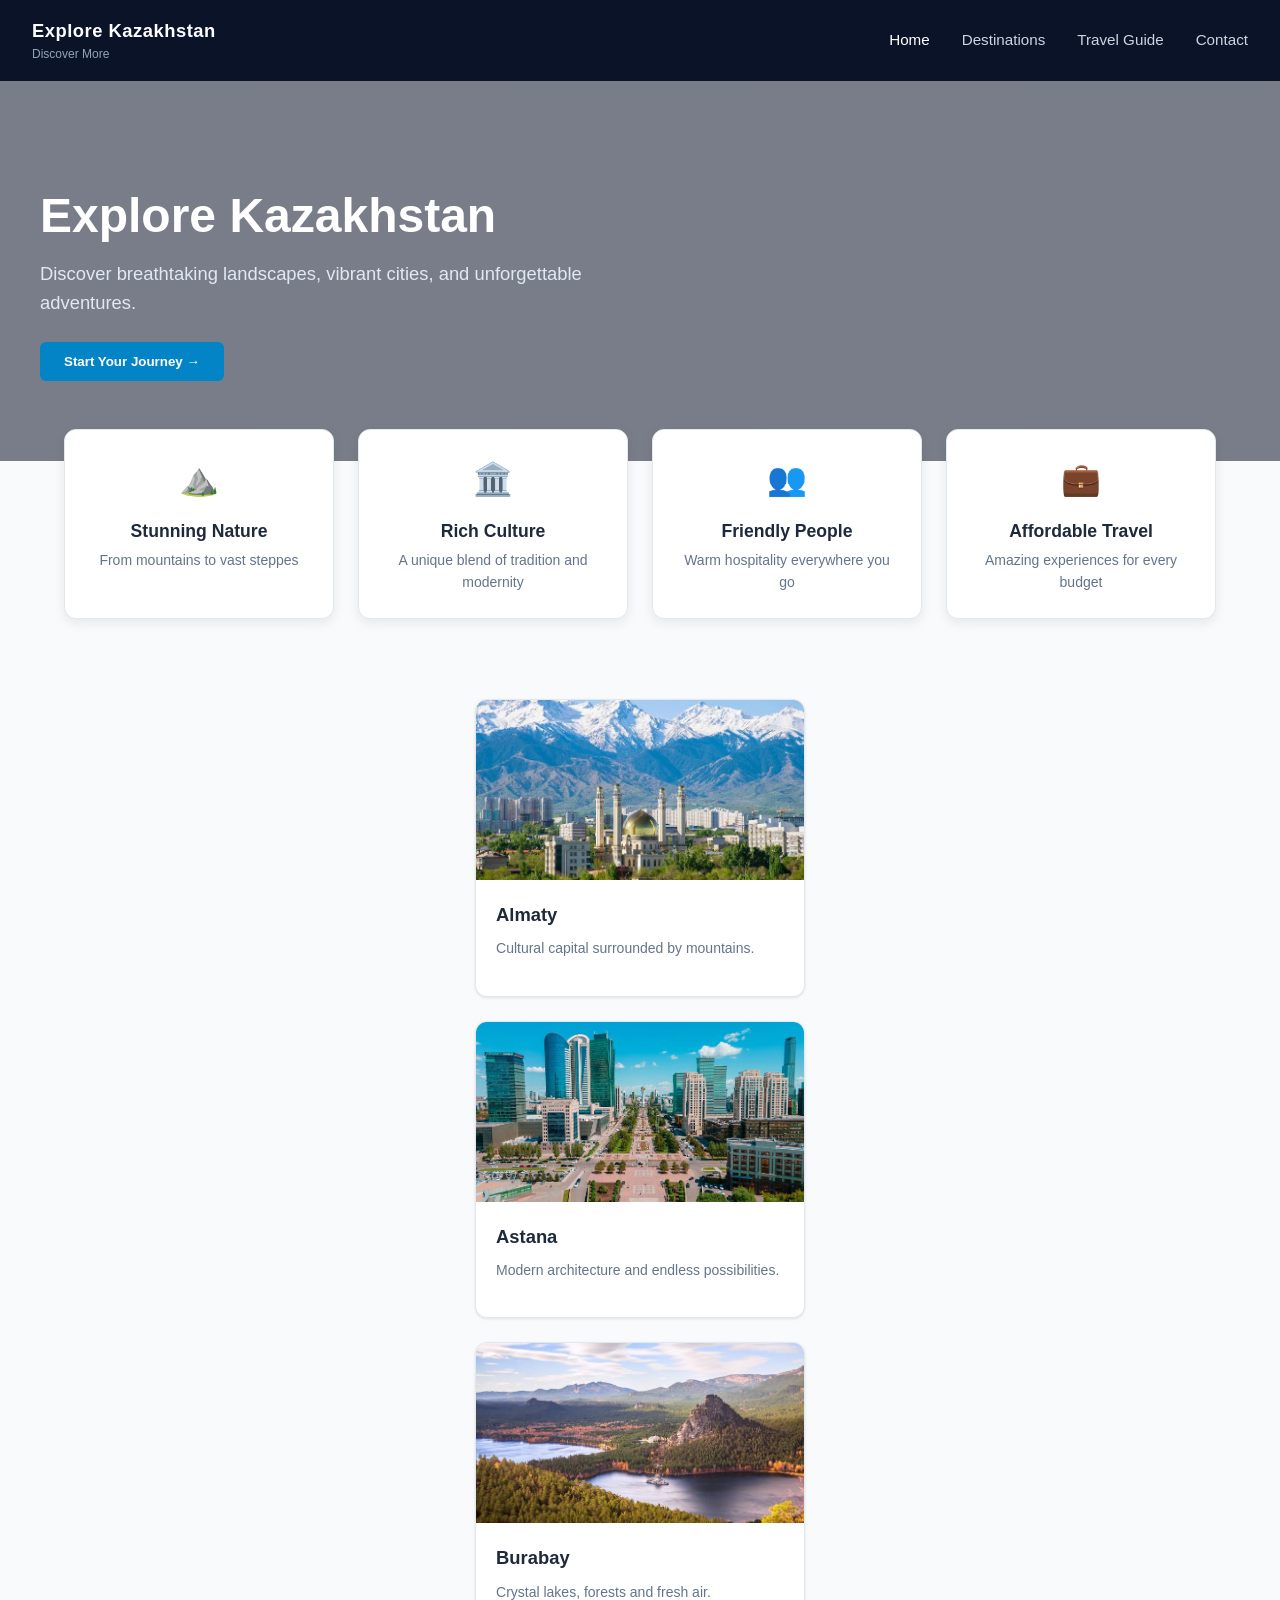
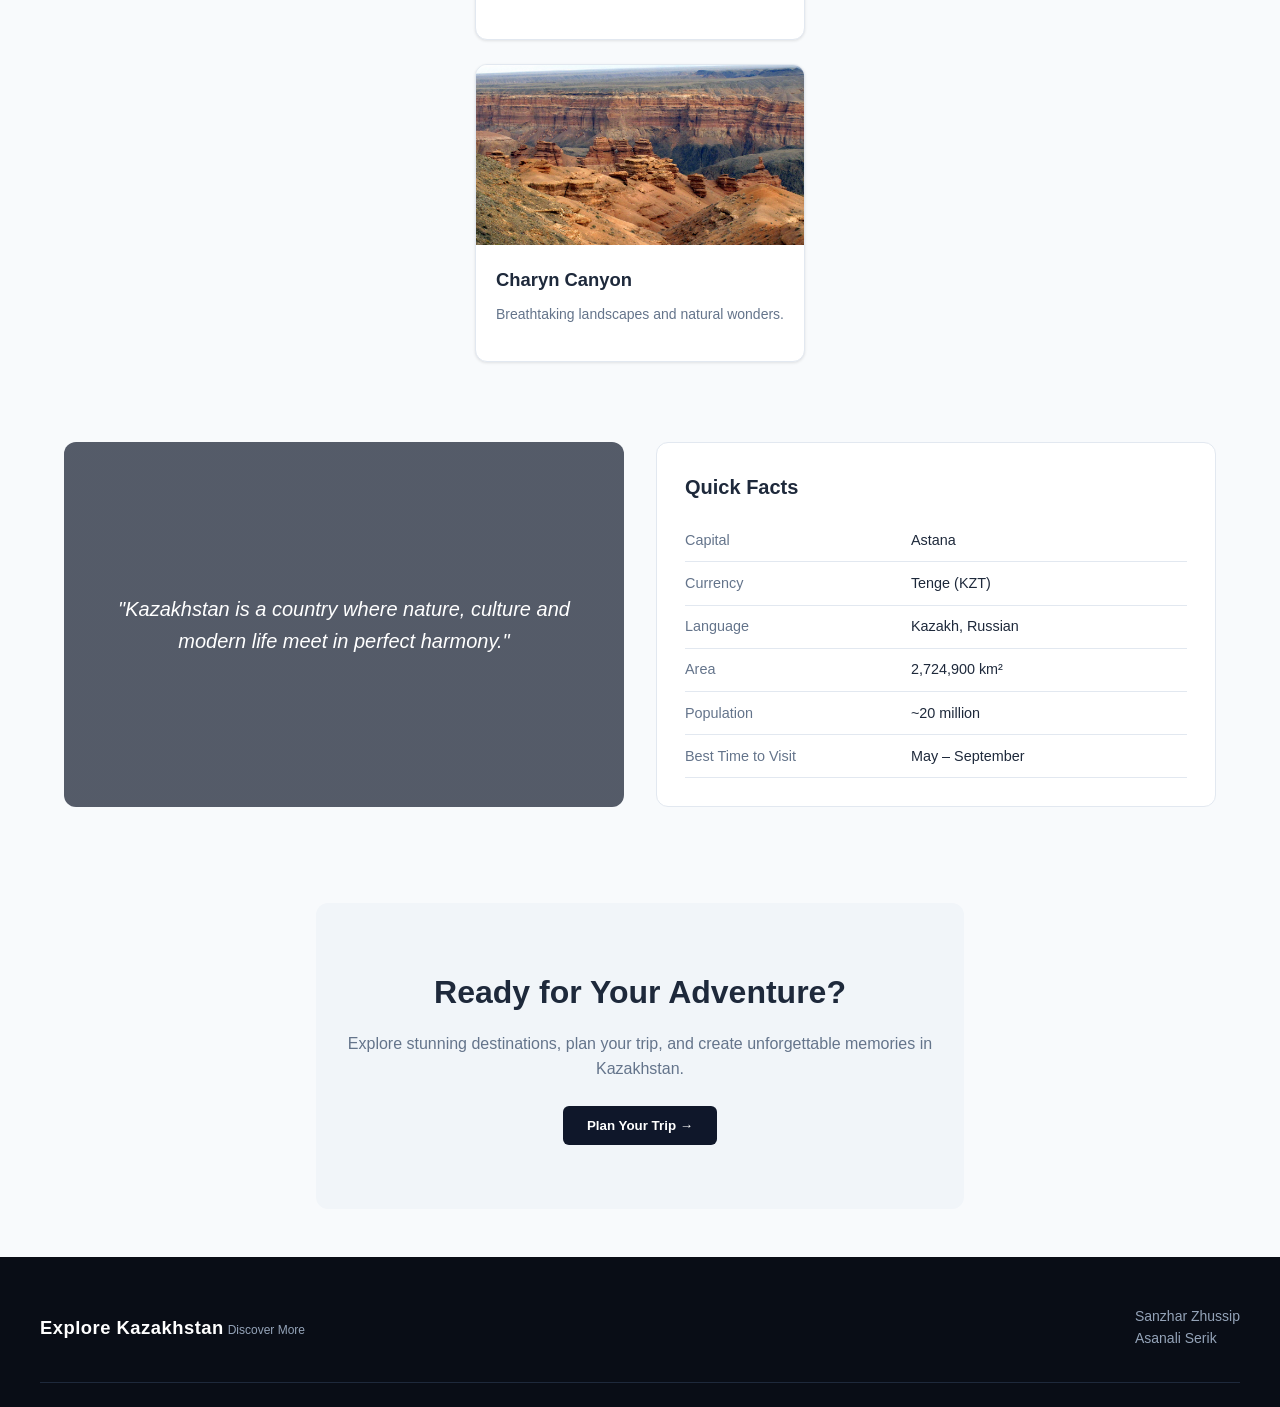
<file: index.html>
<!DOCTYPE html>
<html lang="en">

<head>
    <meta charset="UTF-8">
    <meta name="viewport" content="width=device-width, initial-scale=1.0">
    <title>Explore Kazakhstan</title>
    <link rel="stylesheet" href="assets/css/main.css">
    <link rel="stylesheet" href="assets/css/components.css">
    <link rel="stylesheet" href="assets/css/banner.css">
    <link rel="stylesheet" href="assets/css/pages.css">
</head>

<body>

    <header class="navbar">
        <div class="logo">
            <span class="logo-title">Explore Kazakhstan</span>
            <span class="logo-subtitle">Discover More</span>
        </div>
        <nav class="nav-links">
            <a href="index.html" class="nav-link active">Home</a>
            <a href="destinations.html" class="nav-link">Destinations</a>
            <a href="travelGuide.html" class="nav-link">Travel Guide</a>
            <a href="contactUs.html" class="nav-link">Contact</a>
        </nav>
    </header>

    <section class="hero-section">
        <div class="hero-content">
            <h1 class="hero-title">Explore Kazakhstan</h1>
            <p class="hero-subtitle">Discover breathtaking landscapes, vibrant cities, and unforgettable adventures.</p>
            <a href="contactUs.html"><button class="btn btn-primary">Start Your Journey &rarr;</button></a>
        </div>
    </section>

    <section class="features-container">
        <div class="feature-card">
            <div class="icon">⛰️</div>
            <h3>Stunning Nature</h3>
            <p>From mountains to vast steppes</p>
        </div>
        <div class="feature-card">
            <div class="icon">🏛️</div>
            <h3>Rich Culture</h3>
            <p>A unique blend of tradition and modernity</p>
        </div>
        <div class="feature-card">
            <div class="icon">👥</div>
            <h3>Friendly People</h3>
            <p>Warm hospitality everywhere you go</p>
        </div>
        <div class="feature-card">
            <div class="icon">💼</div>
            <h3>Affordable Travel</h3>
            <p>Amazing experiences for every budget</p>
        </div>
    </section>

    <section class="page-container">
        <div class="destinations-grid">
            <div class="card">
                <img src="assets/images/almaty.jpg" alt="Almaty" class="card-img">
                <div class="card-body">
                    <h3 class="card-title">Almaty</h3>
                    <p class="card-text">Cultural capital surrounded by mountains.</p>
                </div>
            </div>
            <div class="card">
                <img src="assets/images/astana.jpg" alt="Astana" class="card-img">
                <div class="card-body">
                    <h3 class="card-title">Astana</h3>
                    <p class="card-text">Modern architecture and endless possibilities.</p>
                </div>
            </div>
            <div class="card">
                <img src="assets/images/burabay.jpg" alt="Burabay" class="card-img">
                <div class="card-body">
                    <h3 class="card-title">Burabay</h3>
                    <p class="card-text">Crystal lakes, forests and fresh air.</p>
                </div>
            </div>
            <div class="card">
                <img src="assets/images/charyn.jpg" alt="Charyn Canyon" class="card-img">
                <div class="card-body">
                    <h3 class="card-title">Charyn Canyon</h3>
                    <p class="card-text">Breathtaking landscapes and natural wonders.</p>
                </div>
            </div>
        </div>
    </section>

    <section class="info-section">
        <div class="quote-card">
            <p class="quote-text">"Kazakhstan is a country where nature, culture and modern life meet in perfect
                harmony."</p>
        </div>
        <div class="facts-card">
            <h3 class="facts-title">Quick Facts</h3>
            <table class="facts-table">
                <tr>
                    <th>Capital</th>
                    <td>Astana</td>
                </tr>
                <tr>
                    <th>Currency</th>
                    <td>Tenge (KZT)</td>
                </tr>
                <tr>
                    <th>Language</th>
                    <td>Kazakh, Russian</td>
                </tr>
                <tr>
                    <th>Area</th>
                    <td>2,724,900 km²</td>
                </tr>
                <tr>
                    <th>Population</th>
                    <td>~20 million</td>
                </tr>
                <tr>
                    <th>Best Time to Visit</th>
                    <td>May – September</td>
                </tr>
            </table>
        </div>
    </section>

    <section class="cta-section">
        <h2 class="cta-title">Ready for Your Adventure?</h2>
        <p class="cta-subtitle">Explore stunning destinations, plan your trip, and create unforgettable memories in
            Kazakhstan.</p>
        <a href="contactUs.html"><button class="btn btn-secondary">Plan Your Trip &rarr;</button></a>
    </section>

    <footer class="footer">
        <div class="footer-top">
            <div class="footer-brand">
                <span class="logo-title">Explore Kazakhstan</span>
                <span class="logo-subtitle">Discover More</span>
            </div>
            <div class="social-links">
                <ul class="team-members">
                    <li>Sanzhar Zhussip</li>
                    <li>Asanali Serik</li>
                </ul>
            </div>
        </div>
    </footer>

</body>

</html>
</file>
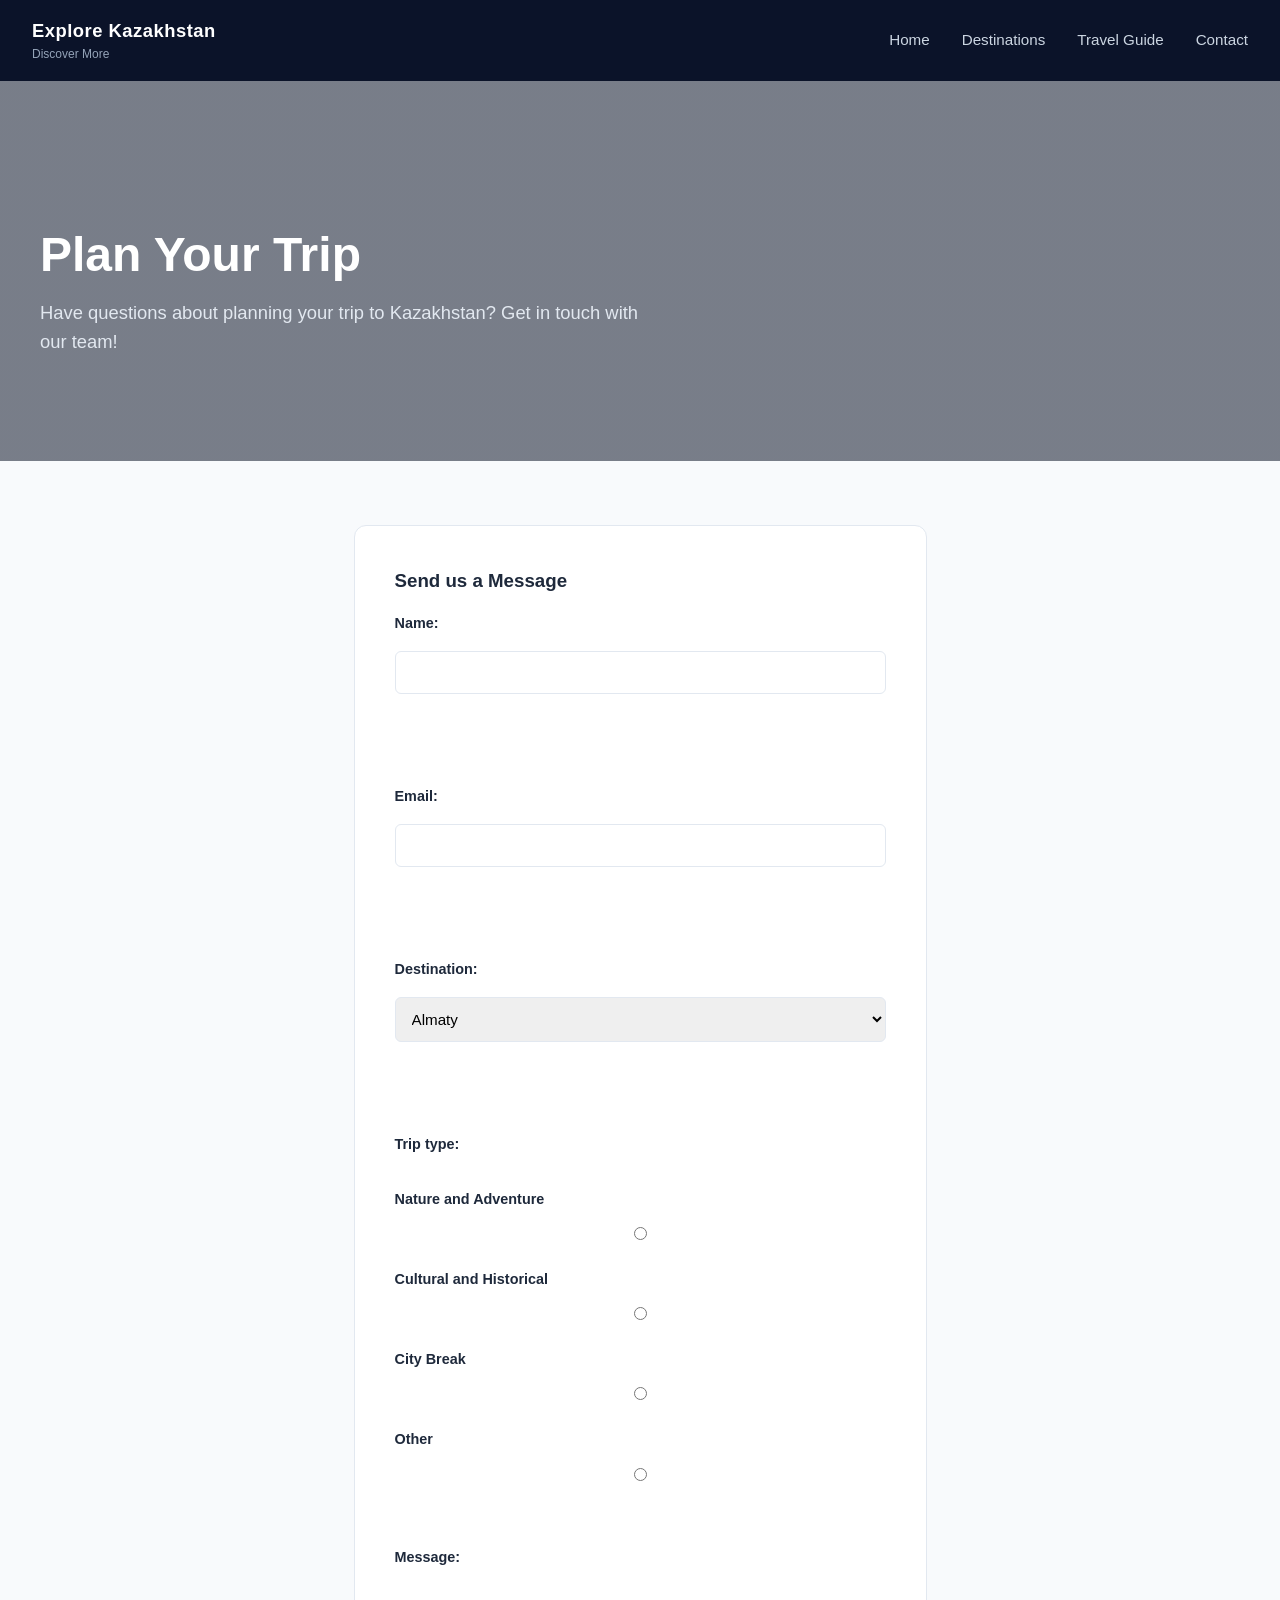
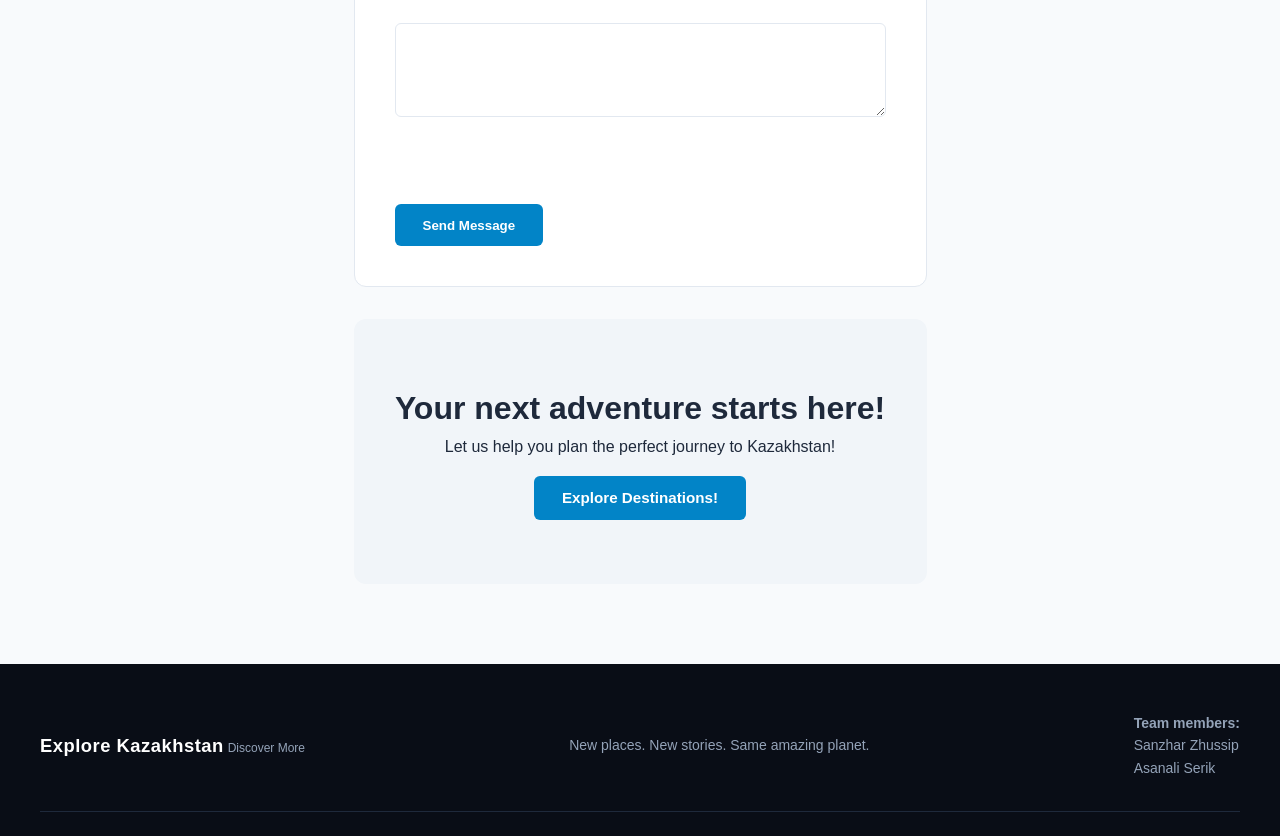
<file: contactUs.html>
<!DOCTYPE html>
<html lang="en">

<head>
    <meta charset="UTF-8">
    <meta name="viewport" content="width=device-width, initial-scale=1.0">
    <title>Contact Us</title>
    <link rel="stylesheet" href="assets/css/main.css">
    <link rel="stylesheet" href="assets/css/components.css">
    <link rel="stylesheet" href="assets/css/banner.css">
    <link rel="stylesheet" href="assets/css/pages.css">
</head>

<body>

    <header class="navbar">
        <div class="logo">
            <span class="logo-title">Explore Kazakhstan</span>
            <span class="logo-subtitle">Discover More</span>
        </div>
        <nav class="nav-links">
            <a href="index.html" class="nav-link">Home</a>
            <a href="destinations.html" class="nav-link">Destinations</a>
            <a href="travelGuide.html" class="nav-link">Travel Guide</a>
            <a href="contactUs.html" class="nav-link">Contact</a>
        </nav>
    </header>


    <section class="page-banner">
        <div class="banner-content">
            <h1 class="banner-title">Plan Your Trip</h1>
            <p class="banner-subtitle">
                Have questions about planning your trip to Kazakhstan?
                Get in touch with our team!
            </p>
        </div>
    </section>

    <div class="page-container">
        <div class="contact-section">
            <h3>Send us a Message</h3>
            <div class="contact-form-container">
                <form action="submit_form.php" method="POST">
                    <label for="name">Name:</label>
                    <input type="text" id="name" name="name" required><br><br>

                    <label for="email">Email:</label>
                    <input type="email" id="email" name="email" required><br><br>

                    <label for="destination">Destination:</label>
                    <select id="destination" name="destination" required>
                        <option value="almaty">Almaty</option>
                        <option value="astana">Astana</option>
                        <option value="shymkent">Burabuy</option>
                        <option value="charyn_canyon">Charyn Canyon</option>
                        <option value="other">Other</option>
                    </select><br><br>

                    <label for="trip_type">Trip type:</label>

                    <label for="nature">Nature and Adventure</label>
                    <input type="radio" id="nature" name="trip_type" value="nature" required>

                    <label for="cultural">Cultural and Historical</label>
                    <input type="radio" id="cultural" name="trip_type" value="cultural">


                    <label for="city">City Break</label>
                    <input type="radio" id="city" name="trip_type" value="city">

                    <label for="other">Other</label>
                    <input type="radio" id="other" name="trip_type" value="other"><br>


                    <label for="message">Message:</label><br>
                    <textarea id="message" name="message" rows="4" cols="50" required></textarea><br><br>
                </form>
                <button type="submit">Send Message</button>
            </div>
        </div>
        <div class="cta-section">
            <h1>Your next adventure starts here!</h1>
            <p>Let us help you plan the perfect journey to Kazakhstan!</p>
            <a href="destinations.html"><button class="cta-button">Explore Destinations!</button></a>
        </div>
    </div>

    <footer class="footer">
        <div class="footer-top">
            <div class="footer-brand">
                <span class="logo-title">Explore Kazakhstan</span>
                <span class="logo-subtitle">Discover More</span>
            </div>
            <p class="footer-motto">New places. New stories. Same amazing planet.</p>
            <div class="social-links">
                <div class="social-icons">
                    <h4>Team members:</h4>
                    <ul class="team-members">
                        <li>Sanzhar Zhussip</li>
                        <li>Asanali Serik</li>
                    </ul>
                </div>
            </div>
        </div>
    </footer>
</body>


</html>
</file>
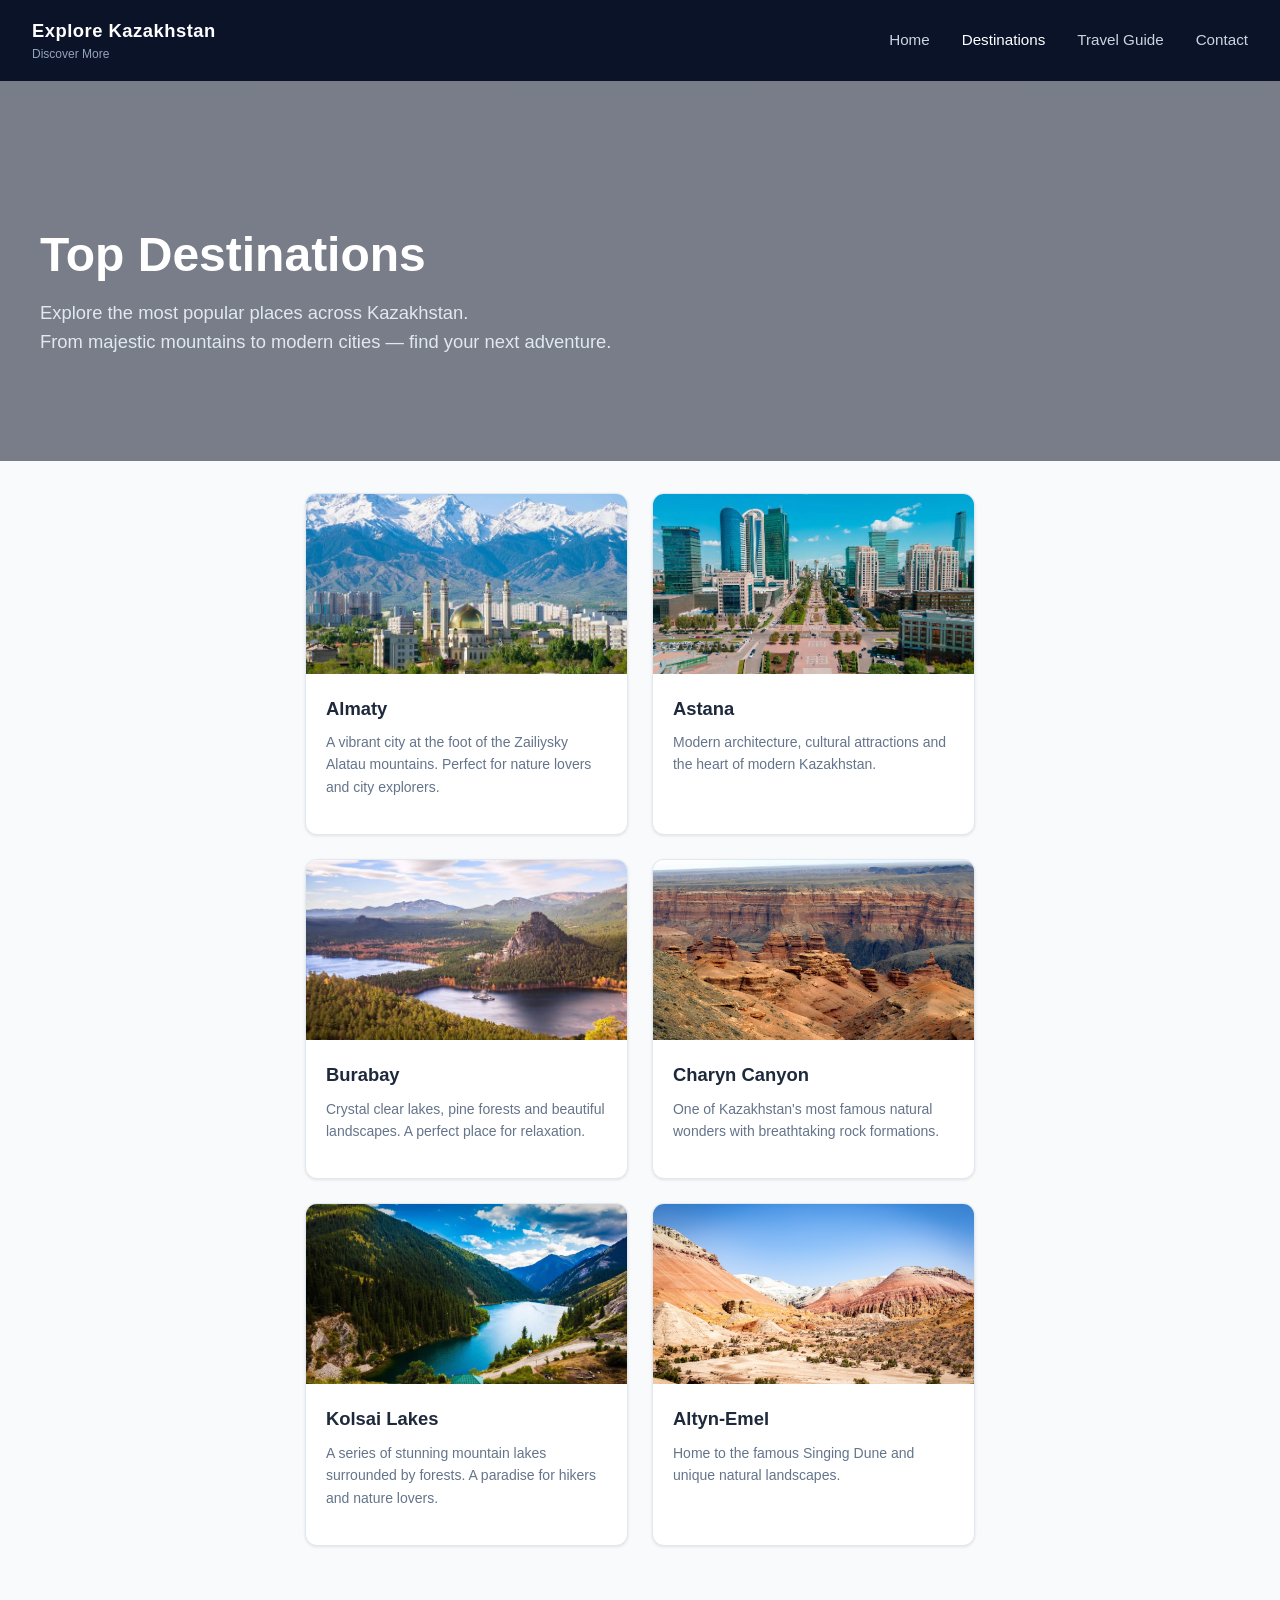
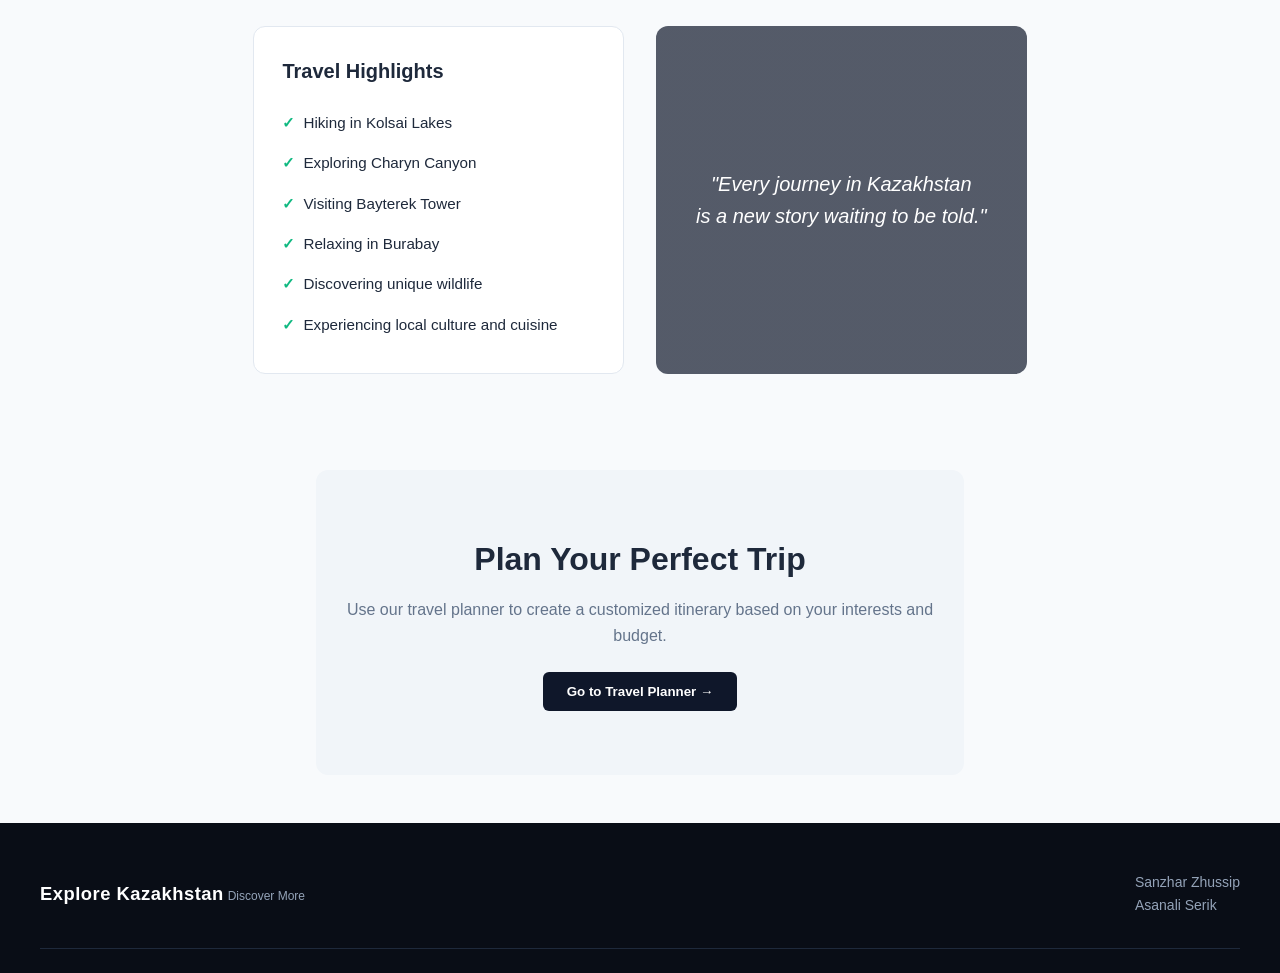
<file: destinations.html>
<!DOCTYPE html>
<html lang="en">

<head>
    <meta charset="UTF-8">
    <meta name="viewport" content="width=device-width, initial-scale=1.0">
    <title>Top Destinations - Explore Kazakhstan</title>
    <link rel="stylesheet" href="assets/css/main.css">
    <link rel="stylesheet" href="assets/css/components.css">
    <link rel="stylesheet" href="assets/css/banner.css">
    <link rel="stylesheet" href="assets/css/pages.css">
</head>

<body>

    <header class="navbar">
        <div class="logo">
            <span class="logo-title">Explore Kazakhstan</span>
            <span class="logo-subtitle">Discover More</span>
        </div>
        <nav class="nav-links">
            <a href="index.html" class="nav-link">Home</a>
            <a href="destinations.html" class="nav-link active">Destinations</a>
            <a href="travelGuide.html" class="nav-link">Travel Guide</a>
            <a href="contactUs.html" class="nav-link">Contact</a>
        </nav>
    </header>

    <section class="page-banner">
        <div class="banner-content">
            <h1 class="banner-title">Top Destinations</h1>
            <p class="banner-subtitle">
                Explore the most popular places across Kazakhstan.<br>
                From majestic mountains to modern cities — find your next adventure.
            </p>
        </div>
    </section>

    <section class="page-container">
        <div class="destinations-grid">
            <div class="card">
                <img src="assets/images/almaty.jpg" alt="Almaty" class="card-img">
                <div class="card-body">
                    <h3 class="card-title">Almaty</h3>
                    <p class="card-text">A vibrant city at the foot of the Zailiysky Alatau mountains. Perfect for
                        nature lovers and city explorers.</p>
                </div>
            </div>

            <div class="card">
                <img src="assets/images/astana.jpg" alt="Astana" class="card-img">
                <div class="card-body">
                    <h3 class="card-title">Astana</h3>
                    <p class="card-text">Modern architecture, cultural attractions and the heart of modern Kazakhstan.
                    </p>
                </div>
            </div>

            <div class="card">
                <img src="assets/images/burabay.jpg" alt="Burabay" class="card-img">
                <div class="card-body">
                    <h3 class="card-title">Burabay</h3>
                    <p class="card-text">Crystal clear lakes, pine forests and beautiful landscapes. A perfect place for
                        relaxation.</p>
                </div>
            </div>

            <div class="card">
                <img src="assets/images/charyn.jpg" alt="Charyn Canyon" class="card-img">
                <div class="card-body">
                    <h3 class="card-title">Charyn Canyon</h3>
                    <p class="card-text">One of Kazakhstan's most famous natural wonders with breathtaking rock
                        formations.</p>
                </div>
            </div>

            <div class="card">
                <img src="assets/images/kolsai.jpg" alt="Kolsai Lakes" class="card-img">
                <div class="card-body">
                    <h3 class="card-title">Kolsai Lakes</h3>
                    <p class="card-text">A series of stunning mountain lakes surrounded by forests. A paradise for
                        hikers and nature lovers.</p>
                </div>
            </div>

            <div class="card">
                <img src="assets/images/altyn-emel.jpg" alt="Altyn-Emel" class="card-img">
                <div class="card-body">
                    <h3 class="card-title">Altyn-Emel</h3>
                    <p class="card-text">Home to the famous Singing Dune and unique natural landscapes.</p>
                </div>
            </div>
        </div>
    </section>

    <section class="highlights-section">
        <div class="highlights-card">
            <h3 class="highlights-title">Travel Highlights</h3>
            <ul class="highlights-list">
                <li>Hiking in Kolsai Lakes</li>
                <li>Exploring Charyn Canyon</li>
                <li>Visiting Bayterek Tower</li>
                <li>Relaxing in Burabay</li>
                <li>Discovering unique wildlife</li>
                <li>Experiencing local culture and cuisine</li>
            </ul>
        </div>
        <div class="image-quote-card">
            <p class="quote-text">"Every journey in Kazakhstan<br>is a new story waiting to be told."</p>
        </div>
    </section>

    <section class="cta-section">
        <h2 class="cta-title">Plan Your Perfect Trip</h2>
        <p class="cta-subtitle">Use our travel planner to create a customized itinerary based on your interests and
            budget.</p>
        <a href="travelGuide.html"><button class="btn btn-secondary">Go to Travel Planner &rarr;</button></a>
    </section>

    <footer class="footer">
        <div class="footer-top">
            <div class="footer-brand">
                <span class="logo-title">Explore Kazakhstan</span>
                <span class="logo-subtitle">Discover More</span>
            </div>
            <div class="social-links">
                <ul class="team-members">
                    <li>Sanzhar Zhussip</li>
                    <li>Asanali Serik</li>
                </ul>
            </div>
        </div>
    </footer>

</body>

</html>
</file>
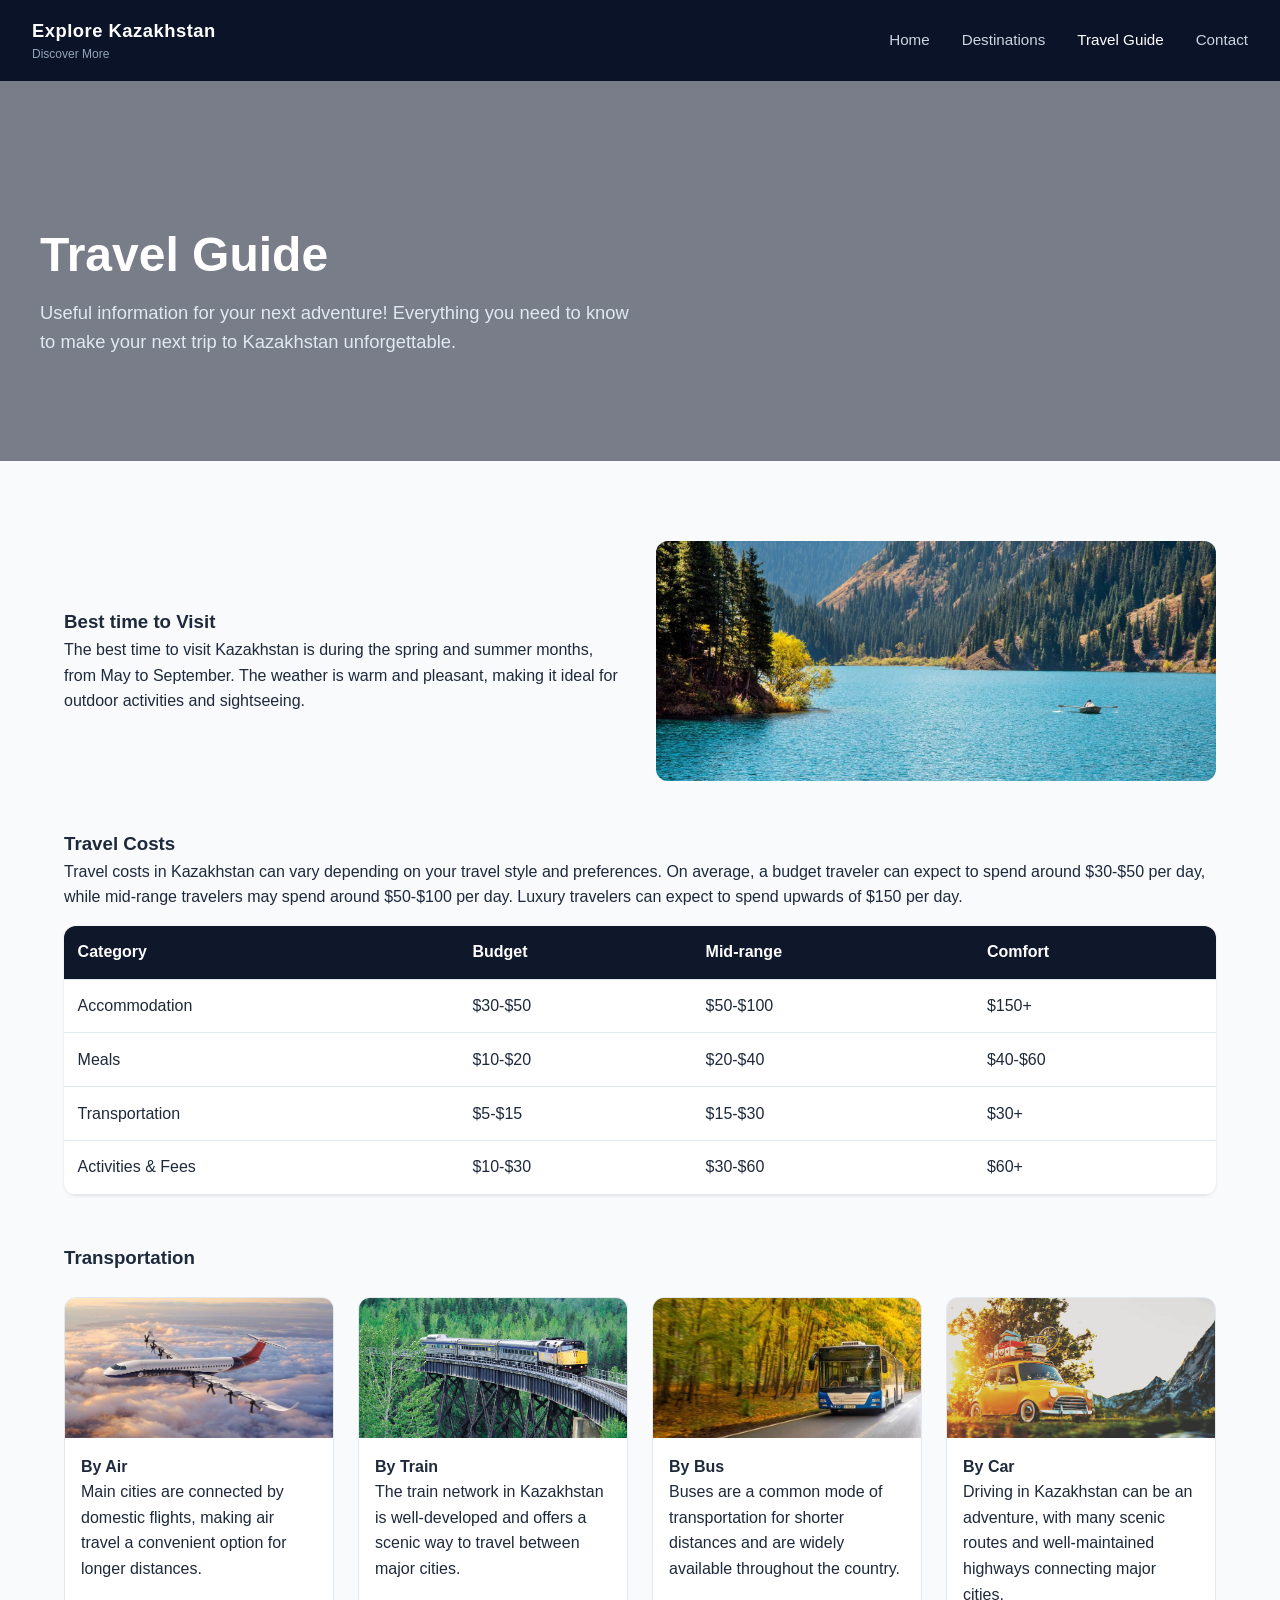
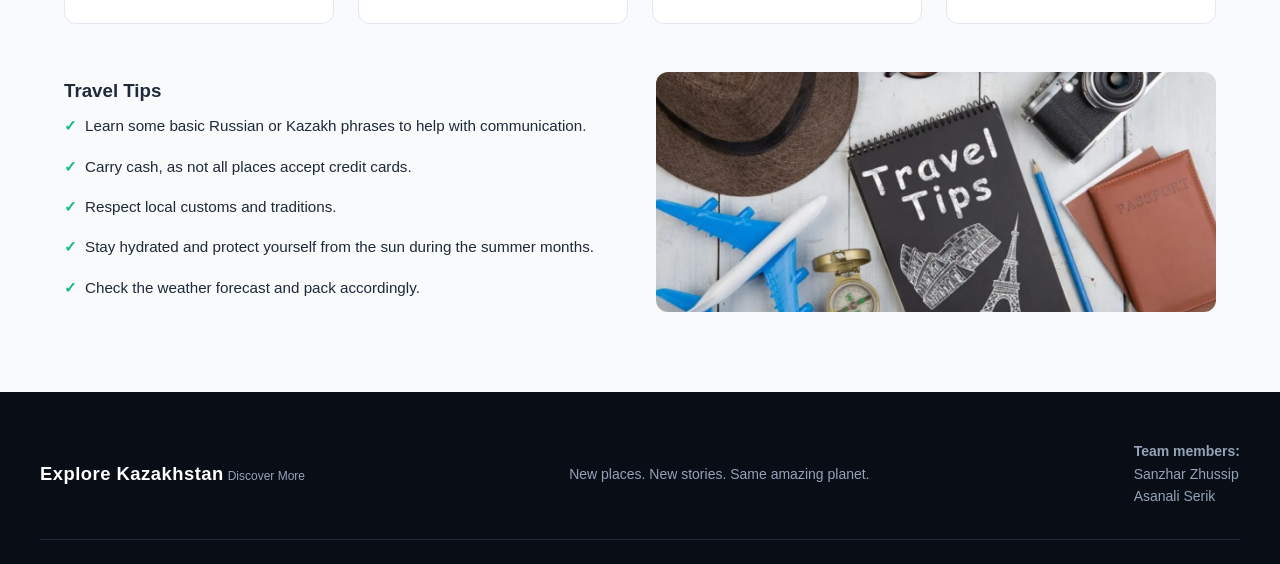
<file: travelGuide.html>
<!DOCTYPE html>
<html lang="en">

<head>
    <meta charset="UTF-8">
    <meta name="viewport" content="width=device-width, initial-scale=1.0">
    <title>Travel Guide - Explore Kazakhstan</title>
    <link rel="stylesheet" href="assets/css/main.css">
    <link rel="stylesheet" href="assets/css/components.css">
    <link rel="stylesheet" href="assets/css/banner.css">
    <link rel="stylesheet" href="assets/css/pages.css">
</head>

<body>

    <header class="navbar">
        <div class="logo">
            <span class="logo-title">Explore Kazakhstan</span>
            <span class="logo-subtitle">Discover More</span>
        </div>
        <nav class="nav-links">
            <a href="index.html" class="nav-link">Home</a>
            <a href="destinations.html" class="nav-link">Destinations</a>
            <a href="travelGuide.html" class="nav-link active">Travel Guide</a>
            <a href="contactUs.html" class="nav-link">Contact</a>
        </nav>
    </header>

    <section class="page-banner">
        <div class="banner-content">
            <h1 class="banner-title">Travel Guide</h1>
            <p class="banner-subtitle">
                Useful information for your next adventure! Everything you need to know to make your next trip to
                Kazakhstan unforgettable.
            </p>
        </div>
    </section>

    <div class="page-container">
        <div class="travel-guide">
            <div class="visit-section">
                <div class="visit-info">
                    <h3>Best time to Visit</h3>
                    <p>The best time to visit Kazakhstan is during the spring and summer months, from May to September.
                        The weather is warm and pleasant, making it ideal for outdoor activities and sightseeing.</p>
                </div>
                <div class="visit-image">
                    <img src="assets/images/kolsay.webp" alt="Kazakhstan">
                </div>
            </div>

            <div class="cost-section">
                <div class="cost-info">
                    <h3>Travel Costs</h3>
                    <p>Travel costs in Kazakhstan can vary depending on your travel style and preferences. On average, a
                        budget traveler can expect to spend around $30-$50 per day, while mid-range travelers may spend
                        around $50-$100 per day. Luxury travelers can expect to spend upwards of $150 per day.</p>
                </div>
                <div class="cost-table">
                    <table>
                        <thead>
                            <tr>
                                <th>Category</th>
                                <th>Budget</th>
                                <th>Mid-range</th>
                                <th>Comfort</th>
                            </tr>
                        </thead>
                        <tbody>
                            <tr>
                                <td>Accommodation</td>
                                <td>$30-$50</td>
                                <td>$50-$100</td>
                                <td>$150+</td>
                            </tr>
                            <tr>
                                <td>Meals</td>
                                <td>$10-$20</td>
                                <td>$20-$40</td>
                                <td>$40-$60</td>
                            </tr>
                            <tr>
                                <td>Transportation</td>
                                <td>$5-$15</td>
                                <td>$15-$30</td>
                                <td>$30+</td>
                            </tr>
                            <tr>
                                <td>Activities & Fees</td>
                                <td>$10-$30</td>
                                <td>$30-$60</td>
                                <td>$60+</td>
                            </tr>
                        </tbody>
                    </table>
                </div>
            </div>

            <div class="transport-section">
                <h3>Transportation</h3>
                <div class="transport-grid">
                    <div>
                        <div class="transport-image"><img src="assets/images/air-travel.jpg" alt="By Air"></div>
                        <div class="transport-content">
                            <h4>By Air</h4>
                            <p>Main cities are connected by domestic flights, making air travel a convenient option for
                                longer distances.</p>
                        </div>
                    </div>
                    <div>
                        <div class="transport-image"><img src="assets/images/train-travel.webp" alt="By Train"></div>
                        <div class="transport-content">
                            <h4>By Train</h4>
                            <p>The train network in Kazakhstan is well-developed and offers a scenic way to travel
                                between major cities.</p>
                        </div>
                    </div>
                    <div>
                        <div class="transport-image"><img src="assets/images/bus-travel.jpg" alt="By Bus"></div>
                        <div class="transport-content">
                            <h4>By Bus</h4>
                            <p>Buses are a common mode of transportation for shorter distances and are widely available
                                throughout the country.</p>
                        </div>
                    </div>
                    <div>
                        <div class="transport-image"><img src="assets/images/car-travel.jpg" alt="By Car"></div>
                        <div class="transport-content">
                            <h4>By Car</h4>
                            <p>Driving in Kazakhstan can be an adventure, with many scenic routes and well-maintained
                                highways connecting major cities.</p>
                        </div>
                    </div>
                </div>
            </div>

            <div class="tips-section">
                <div class="tips-content">
                    <h3>Travel Tips</h3>
                    <ul class="highlights-list">
                        <li>Learn some basic Russian or Kazakh phrases to help with communication.</li>
                        <li>Carry cash, as not all places accept credit cards.</li>
                        <li>Respect local customs and traditions.</li>
                        <li>Stay hydrated and protect yourself from the sun during the summer months.</li>
                        <li>Check the weather forecast and pack accordingly.</li>
                    </ul>
                </div>
                <div class="tips-image">
                    <img src="assets/images/travel-tips.jpg" alt="Travel Tips">
                </div>
            </div>
        </div>
    </div>

    <footer class="footer">
        <div class="footer-top">
            <div class="footer-brand">
                <span class="logo-title">Explore Kazakhstan</span>
                <span class="logo-subtitle">Discover More</span>
            </div>
            <p class="footer-motto">New places. New stories. Same amazing planet.</p>
            <div class="social-links">
                <div class="social-icons">
                    <h4>Team members:</h4>
                    <ul class="team-members">
                        <li>Sanzhar Zhussip</li>
                        <li>Asanali Serik</li>
                    </ul>
                </div>
            </div>
        </div>
    </footer>

</body>

</html>
</file>
<file: assets/css/main.css>
/*
   1. RESET & VARIABLES
*/
* {
    box-sizing: border-box;
    margin: 0;
    padding: 0;
}

:root {
    /* Color Palette */
    --primary-dark: #0f172a;
    --primary-blue: #0284c7;
    --primary-blue-hover: #0369a1;
    --bg-light: #f8fafc;
    --bg-card: #ffffff;
    --text-main: #1e293b;
    --text-muted: #64748b;
    --border-color: #e2e8f0;
    --nav-bg: #0b1329;
    --footer-bg: #090d16;

    /* Typography */
    --font-sans: -apple-system, BlinkMacSystemFont, "Segoe UI", Roboto, Helvetica, Arial, sans-serif;

    /* Layout */
    --max-width: 1200px;
    --radius-sm: 6px;
    --radius-md: 12px;
    --radius-lg: 16px;
    --shadow-sm: 0 1px 3px rgba(0, 0, 0, 0.1);
    --shadow-md: 0 4px 12px rgba(0, 0, 0, 0.08);
}

body {
    font-family: var(--font-sans);
    color: var(--text-main);
    background-color: var(--bg-light);
    line-height: 1.6;
    display: flex;
    flex-direction: column;
    min-height: 100vh;
}

img {
    max-width: 100%;
    height: auto;
    display: block;
}

a {
    text-decoration: none;
    color: inherit;
}

/*
   2. NAVBAR
*/
.navbar {
    background-color: var(--nav-bg);
    color: #ffffff;
    display: flex;
    align-items: center;
    justify-content: space-between;
    padding: 1rem 2rem;
    position: sticky;
    top: 0;
    z-index: 1000;
}

.logo {
    display: flex;
    flex-direction: column;
}

.logo-title {
    font-weight: 700;
    font-size: 1.15rem;
    letter-spacing: 0.5px;
}

.logo-subtitle {
    font-size: 0.75rem;
    color: #94a3b8;
}

.nav-links {
    display: flex;
    gap: 2rem;
}

.nav-link {
    color: #cbd5e1;
    font-size: 0.95rem;
    font-weight: 500;
    transition: color 0.2s;
}

.nav-link:hover,
.nav-link.active {
    color: #ffffff;
}

.search-icon {
    cursor: pointer;
    font-size: 1.1rem;
}

/*
   3. HERO & BANNER SECTIONS
*/
.hero-section,
.page-banner {
    position: relative;
    color: #ffffff;
    padding: 5rem 2rem;
    text-align: left;
    display: flex;
    justify-content: space-between;
    align-items: flex-end;
    min-height: 380px;
}

.hero-section {
    background: linear-gradient(rgba(15, 23, 42, 0.55), rgba(15, 23, 42, 0.55)),
        url('https://www.goworldtravel.com/wp-content/uploads/2024/07/Astana-Kazakhstan-Feature-Imgae-from-Canva.jpg') center/cover no-repeat;
}

.page-banner {
    background: linear-gradient(rgba(15, 23, 42, 0.55), rgba(15, 23, 42, 0.55)),
        url('https://2021-2025.state.gov/wp-content/uploads/2019/04/Kazakhstan-2426x1406.jpg') center/cover no-repeat;
}

.hero-content,
.banner-content {
    max-width: var(--max-width);
    margin: 0 auto;
    width: 100%;
}

.hero-title,
.banner-title {
    font-size: 3rem;
    font-weight: 800;
    line-height: 1.1;
    margin-bottom: 1rem;
}

.hero-subtitle,
.banner-subtitle {
    font-size: 1.15rem;
    color: #e2e8f0;
    margin-bottom: 1.5rem;
    max-width: 600px;
}

.hero-tagline {
    font-style: italic;
    color: #cbd5e1;
    font-size: 1.1rem;
}

/* Buttons */
.btn {
    display: inline-flex;
    align-items: center;
    gap: 0.5rem;
    padding: 0.75rem 1.5rem;
    border-radius: var(--radius-sm);
    font-weight: 600;
    cursor: pointer;
    border: none;
    transition: background-color 0.2s, transform 0.1s;
}

.btn-primary {
    background-color: var(--primary-blue);
    color: #ffffff;
}

.btn-primary:hover {
    background-color: var(--primary-blue-hover);
}

.btn-secondary {
    background-color: var(--primary-dark);
    color: #ffffff;
}


/*
   4. FEATURES & CARDS
*/
.features-container {
    max-width: var(--max-width);
    margin: -2rem auto 3rem auto;
    padding: 0 1.5rem;
    display: grid;
    grid-template-columns: repeat(auto-fit, minmax(220px, 1fr));
    gap: 1.5rem;
    position: relative;
    z-index: 10;
}

.feature-card {
    background: var(--bg-card);
    padding: 1.5rem;
    border-radius: var(--radius-md);
    box-shadow: var(--shadow-md);
    text-align: center;
    border: 1px solid var(--border-color);
}

.feature-card .icon {
    font-size: 2rem;
    margin-bottom: 0.75rem;
}

.feature-card h3 {
    font-size: 1.1rem;
    margin-bottom: 0.25rem;
}

.feature-card p {
    color: var(--text-muted);
    font-size: 0.875rem;
}

/*
   5. DESTINATIONS SECTION
*/
.destinations-section {
    max-width: var(--max-width);
    margin: 3rem auto;
    padding: 0 1.5rem;
}

.section-header {
    display: flex;
    justify-content: space-between;
    align-items: flex-end;
    margin-bottom: 2rem;
}

.section-title {
    font-size: 1.85rem;
    font-weight: 700;
}

.section-subtitle {
    color: var(--text-muted);
    font-size: 0.95rem;
}

.view-all-link {
    color: var(--primary-blue);
    font-weight: 600;
}

.destinations-grid {
    display: grid;
    grid-template-columns: repeat(auto-fill, minmax(260px, 1fr));
    gap: 1.5rem;
}

.destinations-grid.grid-3-col {
    grid-template-columns: repeat(3, 1fr);
}

.card {
    background: var(--bg-card);
    border-radius: var(--radius-md);
    overflow: hidden;
    box-shadow: var(--shadow-sm);
    border: 1px solid var(--border-color);
    display: flex;
    flex-direction: column;
}

.card-img {
    width: 100%;
    height: 180px;
    object-fit: cover;
}

.card-body {
    padding: 1.25rem;
    display: flex;
    flex-direction: column;
    flex-grow: 1;
}

.card-title {
    font-size: 1.15rem;
    margin-bottom: 0.5rem;
}

.card-text {
    font-size: 0.875rem;
    color: var(--text-muted);
    margin-bottom: 1rem;
    flex-grow: 1;
}

.card-meta {
    display: flex;
    justify-content: space-between;
    align-items: center;
    font-size: 0.8rem;
}

.location-tag {
    color: var(--text-muted);
}

.card-link {
    color: var(--primary-blue);
    font-weight: 600;
}

/*
   6. INFO & HIGHLIGHTS SECTIONS
*/
.info-section,
.highlights-section {
    max-width: var(--max-width);
    margin: 3rem auto;
    padding: 0 1.5rem;
    display: grid;
    grid-template-columns: 1fr 1fr;
    gap: 2rem;
}

.quote-card,
.image-quote-card {
    background: linear-gradient(rgba(15, 23, 42, 0.7), rgba(15, 23, 42, 0.7)), url('https://2021-2025.state.gov/wp-content/uploads/2019/04/Kazakhstan-2426x1406.jpg') center/cover;
    border-radius: var(--radius-md);
    padding: 2.5rem;
    color: #ffffff;
    display: flex;
    align-items: center;
    justify-content: center;
    text-align: center;
}

.quote-text {
    font-size: 1.25rem;
    font-style: italic;
    line-height: 1.6;
}

.facts-card,
.highlights-card {
    background: var(--bg-card);
    border-radius: var(--radius-md);
    padding: 1.75rem;
    border: 1px solid var(--border-color);
}

.facts-title,
.highlights-title {
    font-size: 1.25rem;
    margin-bottom: 1rem;
}

.facts-table {
    width: 100%;
    border-collapse: collapse;
}

.facts-table tr {
    border-bottom: 1px solid var(--border-color);
}

.facts-table tr:last-child {
    border-bottom: none;
}

.facts-table th,
.facts-table td {
    padding: 0.6rem 0;
    text-align: left;
    font-size: 0.9rem;
}

.facts-table th {
    color: var(--text-muted);
    font-weight: 500;
    width: 45%;
}

.highlights-list {
    list-style: none;
}

.highlights-list li {
    padding: 0.5rem 0;
    font-size: 0.95rem;
    display: flex;
    align-items: center;
    gap: 0.5rem;
}

.highlights-list li::before {
    content: "✓";
    color: #10b981;
    font-weight: bold;
}

/*
   7. CALL TO ACTION & FOOTER
*/
.page-container .cta-section {
    background-color: #f1f5f9;
    text-align: center;
    padding: 4rem 1.5rem;
    margin-top: auto;
}

.cta-button {
    background-color: var(--primary-blue);
    color: #ffffff;
    border: none;
    padding: 0.85rem 1.75rem;
    border-radius: var(--radius-sm);
    font-weight: 600;
    font-size: 0.95rem;
    cursor: pointer;
    margin-top: 1rem;
    transition: background-color 0.2s;
}

.cta-button:hover {
    background-color: var(--primary-blue-hover);
}

.cta-title {
    font-size: 2rem;
    margin-bottom: 0.75rem;
}

.cta-subtitle {
    color: var(--text-muted);
    max-width: 600px;
    margin: 0 auto 1.5rem auto;
}

.footer {
    background-color: var(--footer-bg);
    color: #94a3b8;
    padding: 3rem 2rem 1.5rem 2rem;
    font-size: 0.875rem;
}

.footer-top {
    max-width: var(--max-width);
    margin: 0 auto;
    display: flex;
    justify-content: space-between;
    align-items: center;
    padding-bottom: 2rem;
    border-bottom: 1px solid #1e293b;
}

.footer-brand .logo-title {
    color: #ffffff;
}

.social-links {
    display: flex;
    align-items: center;
    gap: 1rem;
}

.social-icons a {
    margin-left: 0.5rem;
}

.footer-bottom {
    max-width: var(--max-width);
    margin: 1.5rem auto 0 auto;
    display: flex;
    justify-content: space-between;
    align-items: center;
}

.footer-legal a {
    margin-left: 1.5rem;
    color: #94a3b8;
}

/*
   8. TRAVEL GUIDE & CONTACT PAGE SPECIFICS
*/
.page-container {
    max-width: var(--max-width);
    margin: 2rem auto;
    padding: 0 1.5rem;
}

.page-container .contact-header {
    text-align: center;
    margin-bottom: 2rem;
}

.visit-section,
.tips-section {
    display: grid;
    grid-template-columns: 1fr 1fr;
    gap: 2rem;
    align-items: center;
    margin: 3rem 0;
}

.visit-image img,
.tips-image img {
    border-radius: var(--radius-md);
    width: 100%;
    height: 240px;
    object-fit: cover;
}

/* Cost Table */
.cost-section {
    margin: 3rem 0;
}

.cost-table table {
    width: 100%;
    border-collapse: collapse;
    background: var(--bg-card);
    border-radius: var(--radius-md);
    overflow: hidden;
    box-shadow: var(--shadow-sm);
    margin-top: 1rem;
}

.cost-table th {
    background-color: var(--primary-dark);
    color: #ffffff;
    padding: 0.85rem;
    text-align: left;
}

.cost-table td {
    padding: 0.85rem;
    border-bottom: 1px solid var(--border-color);
}

/* Transport Grid */
.transport-grid {
    display: grid;
    grid-template-columns: repeat(auto-fit, minmax(220px, 1fr));
    gap: 1.5rem;
    margin-top: 1.5rem;
}

.transport-card,
.transport-grid>div {
    background: var(--bg-card);
    border-radius: var(--radius-md);
    overflow: hidden;
    border: 1px solid var(--border-color);
}

.transport-image img {
    width: 100%;
    height: 140px;
    object-fit: cover;
}

.transport-content {
    padding: 1rem;
}

/* Contact Us */
.contact-section {
    background: var(--bg-card);
    padding: 2.5rem;
    border-radius: var(--radius-md);
    border: 1px solid var(--border-color);
    max-width: 650px;
    margin: 2rem auto;
}

.contact-form-container form {
    display: flex;
    flex-direction: column;
}

.contact-form-container label {
    font-weight: 600;
    margin-top: 1rem;
    margin-bottom: 0.25rem;
    font-size: 0.9rem;
}

.contact-form-container input[type="text"],
.contact-form-container input[type="email"],
.contact-form-container select,
.contact-form-container textarea {
    width: 100%;
    padding: 0.75rem;
    border: 1px solid var(--border-color);
    border-radius: var(--radius-sm);
    font-family: inherit;
    font-size: 0.95rem;
}

.contact-form-container button {
    margin-top: 1.5rem;
    background-color: var(--primary-blue);
    color: #ffffff;
    border: none;
    padding: 0.85rem 1.75rem;
    border-radius: var(--radius-sm);
    font-weight: 600;
    cursor: pointer;
    align-self: flex-start;
}

.contact-form-container button:hover {
    background-color: var(--primary-blue-hover);
}

.team-members {
    list-style: none;
}


/*
   9. RESPONSIVE OVERRIDES
*/
@media (max-width: 768px) {

    .info-section,
    .highlights-section,
    .destinations-grid.grid-3-col {
        grid-template-columns: 1fr;
    }

    .navbar {
        flex-direction: column;
        gap: 1rem;
    }
}
</file>
<file: assets/css/components.css>
/* Navbar */
.navbar {
  background-color: var(--nav-bg);
  color: #fff;
  display: flex;
  align-items: center;
  justify-content: space-between;
  padding: 1rem 2rem;
  position: sticky;
  top: 0;
  z-index: 1000;
}

.logo { display: flex; flex-direction: column; }
.logo-title { font-weight: 700; font-size: 1.15rem; }
.logo-subtitle { font-size: 0.75rem; color: #94a3b8; }
.nav-links { display: flex; gap: 2rem; }
.nav-link { color: #cbd5e1; font-size: 0.95rem; font-weight: 500; }
.nav-link:hover, .nav-link.active { color: #fff; }

/* Buttons */
.btn {
  display: inline-flex;
  align-items: center;
  padding: 0.75rem 1.5rem;
  border-radius: var(--radius-sm);
  font-weight: 600;
  cursor: pointer;
  border: none;
  transition: background-color 0.2s;
}

.btn-primary { background-color: var(--primary-blue); color: #fff; }
.btn-primary:hover { background-color: var(--primary-blue-hover); }
.btn-secondary { background-color: var(--primary-dark); color: #fff; }

/* Destination Cards (Simplified) */
.destinations-grid {
  display: grid;
  grid-template-columns: repeat(auto-fill, minmax(260px, 1fr));
  gap: 1.5rem;
}

.card {
  background: var(--bg-card);
  border-radius: var(--radius-md);
  overflow: hidden;
  box-shadow: var(--shadow-sm);
  border: 1px solid var(--border-color);
}

.card-img { width: 100%; height: 180px; object-fit: cover; }
.card-body { padding: 1.25rem; }
.card-title { font-size: 1.15rem; margin-bottom: 0.5rem; }
.card-text { font-size: 0.875rem; color: var(--text-muted); }

/* Centered CTA (Plan Your Trip Fix) */
.cta-section {
  background-color: #f1f5f9;
  text-align: center;
  padding: 4rem 1.5rem;
  margin: 3rem auto;
  max-width: var(--max-width);
  border-radius: var(--radius-md);
}

.cta-title { font-size: 2rem; margin-bottom: 0.75rem; }
.cta-subtitle { color: var(--text-muted); max-width: 600px; margin: 0 auto 1.5rem auto; }

/* Footer */
.footer {
  background-color: var(--footer-bg);
  color: #94a3b8;
  padding: 3rem 2rem 1.5rem;
  font-size: 0.875rem;
  margin-top: auto;
}

.footer-top {
  max-width: var(--max-width);
  margin: 0 auto;
  display: flex;
  justify-content: space-between;
  align-items: center;
}

.footer-brand .logo-title { color: #fff; }
.team-members { list-style: none; }
</file>
<file: assets/css/banner.css>
.hero-section, .page-banner {
  color: #fff;
  padding: 5rem 2rem;
  display: flex;
  justify-content: space-between;
  align-items: flex-end;
  min-height: 380px;
}

.hero-section {
  background: linear-gradient(rgba(15, 23, 42, 0.55), rgba(15, 23, 42, 0.55)),
    url('https://www.goworldtravel.com/wp-content/uploads/2024/07/Astana-Kazakhstan-Feature-Imgae-from-Canva.jpg') center/cover no-repeat;
}

.page-banner {
  background: linear-gradient(rgba(15, 23, 42, 0.55), rgba(15, 23, 42, 0.55)),
    url('https://2021-2025.state.gov/wp-content/uploads/2019/04/Kazakhstan-2426x1406.jpg') center/cover no-repeat;
}

.hero-content, .banner-content {
  max-width: var(--max-width);
  margin: 0 auto;
  width: 100%;
}

.hero-title, .banner-title { font-size: 3rem; font-weight: 800; margin-bottom: 1rem; }
.hero-subtitle, .banner-subtitle { font-size: 1.15rem; color: #e2e8f0; margin-bottom: 1.5rem; max-width: 600px; }
</file>
<file: assets/css/pages.css>
/* Feature Cards */
.features-container {
  max-width: var(--max-width);
  margin: -2rem auto 3rem auto;
  padding: 0 1.5rem;
  display: grid;
  grid-template-columns: repeat(auto-fit, minmax(220px, 1fr));
  gap: 1.5rem;
  position: relative;
  z-index: 10;
}

.feature-card {
  background: var(--bg-card);
  padding: 1.5rem;
  border-radius: var(--radius-md);
  box-shadow: var(--shadow-md);
  text-align: center;
  border: 1px solid var(--border-color);
}

.feature-card .icon { font-size: 2rem; margin-bottom: 0.75rem; }

/* Info & Highlights Grid */
.info-section, .highlights-section {
  max-width: var(--max-width);
  margin: 3rem auto;
  padding: 0 1.5rem;
  display: grid;
  grid-template-columns: 1fr 1fr;
  gap: 2rem;
}

.quote-card, .image-quote-card {
  background: linear-gradient(rgba(15, 23, 42, 0.7), rgba(15, 23, 42, 0.7)), url('https://2021-2025.state.gov/wp-content/uploads/2019/04/Kazakhstan-2426x1406.jpg') center/cover;
  border-radius: var(--radius-md);
  padding: 2.5rem;
  color: #fff;
  text-align: center;
}

.facts-card, .highlights-card {
  background: var(--bg-card);
  border-radius: var(--radius-md);
  padding: 1.75rem;
  border: 1px solid var(--border-color);
}

.facts-table { width: 100%; border-collapse: collapse; }
.facts-table th, .facts-table td { padding: 0.6rem 0; border-bottom: 1px solid var(--border-color); }

/* Travel Guide Specifics */
.visit-section, .tips-section { display: grid; grid-template-columns: 1fr 1fr; gap: 2rem; margin: 3rem 0; }
.visit-image img, .tips-image img { border-radius: var(--radius-md); width: 100%; height: 240px; object-fit: cover; }
.cost-table table { width: 100%; border-collapse: collapse; background: var(--bg-card); margin-top: 1rem; }
.cost-table th, .cost-table td { padding: 0.85rem; border-bottom: 1px solid var(--border-color); }
.cost-table th { background: var(--primary-dark); color: #fff; }

.transport-grid { display: grid; grid-template-columns: repeat(auto-fit, minmax(220px, 1fr)); gap: 1.5rem; margin-top: 1.5rem; }
.transport-grid > div { background: var(--bg-card); border-radius: var(--radius-md); border: 1px solid var(--border-color); overflow: hidden; }
.transport-image img { width: 100%; height: 140px; object-fit: cover; }
.transport-content { padding: 1rem; }

/* Contact Form */
.contact-section {
  background: var(--bg-card);
  padding: 2.5rem;
  border-radius: var(--radius-md);
  border: 1px solid var(--border-color);
  max-width: 650px;
  margin: 2rem auto;
}

.contact-form-container form { display: flex; flex-direction: column; gap: 0.75rem; }
.contact-form-container input, .contact-form-container select, .contact-form-container textarea {
  width: 100%;
  padding: 0.75rem;
  border: 1px solid var(--border-color);
  border-radius: var(--radius-sm);
}
</file>
